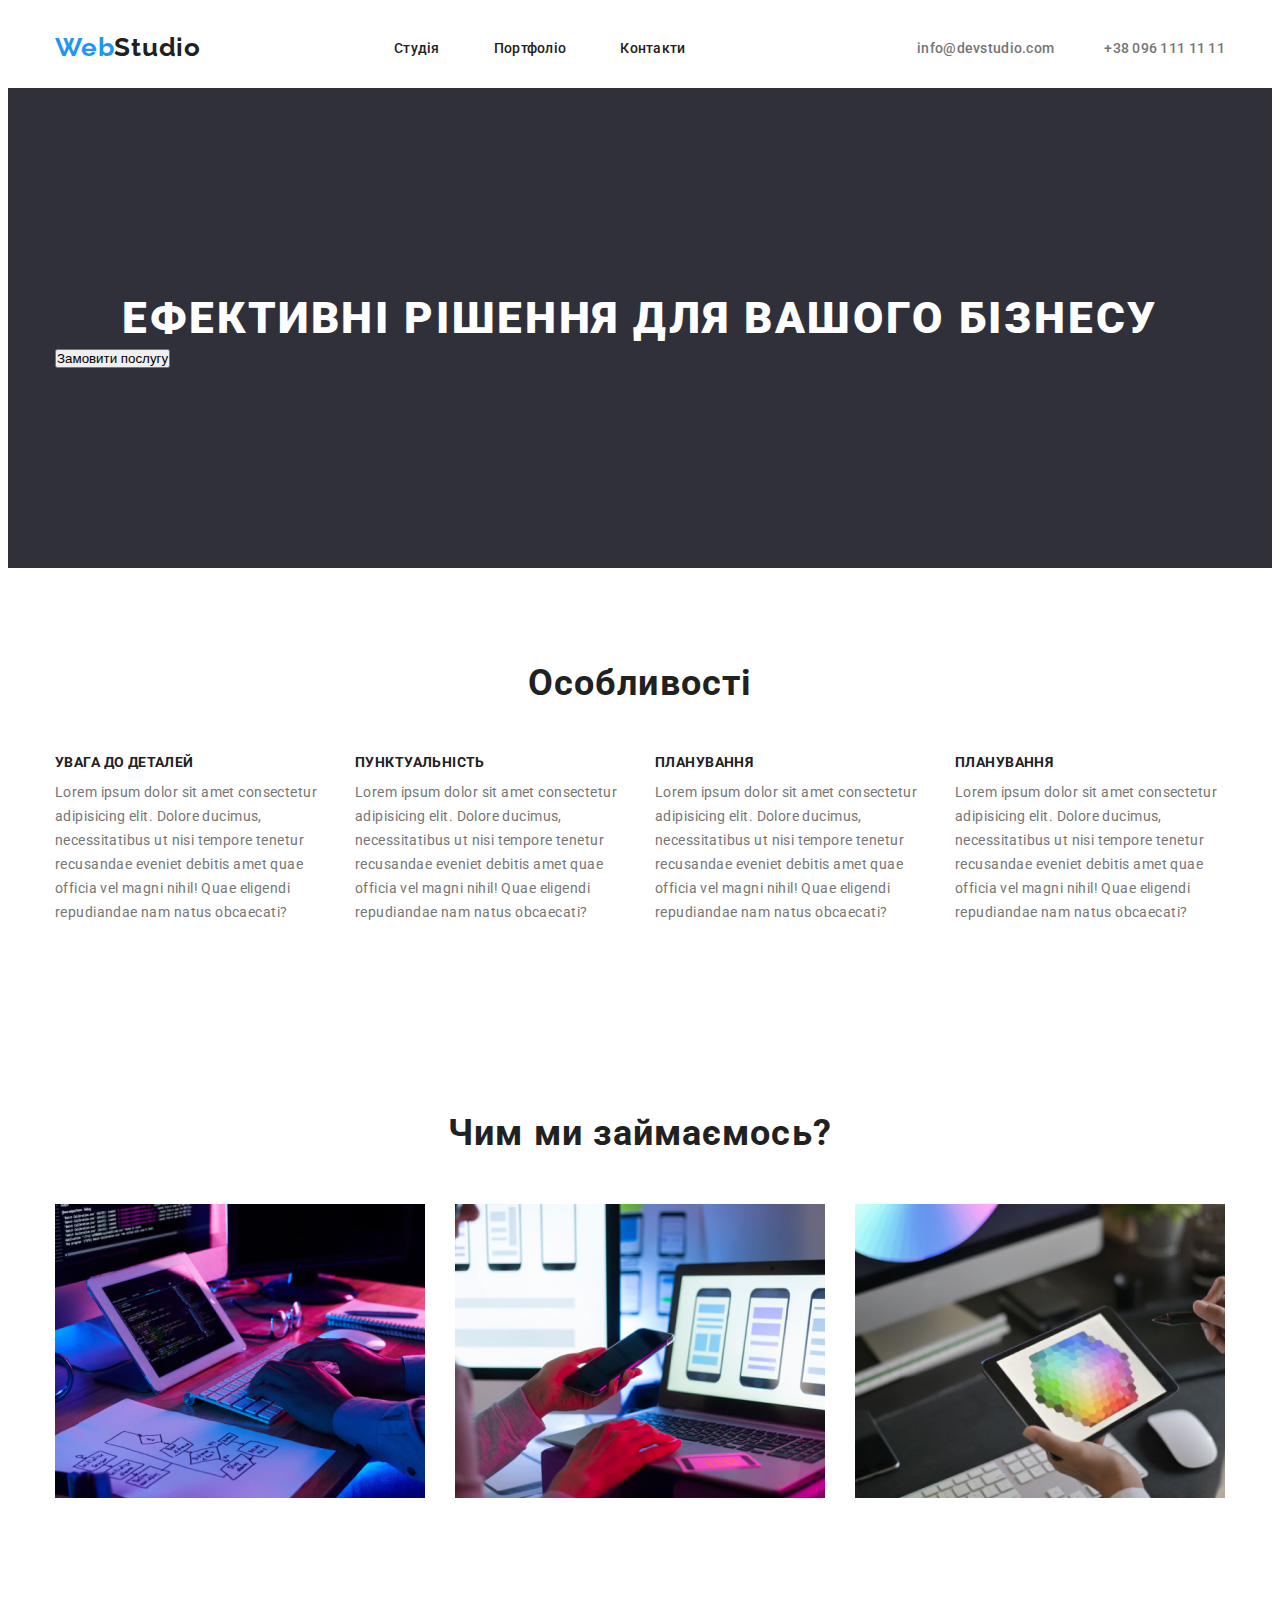
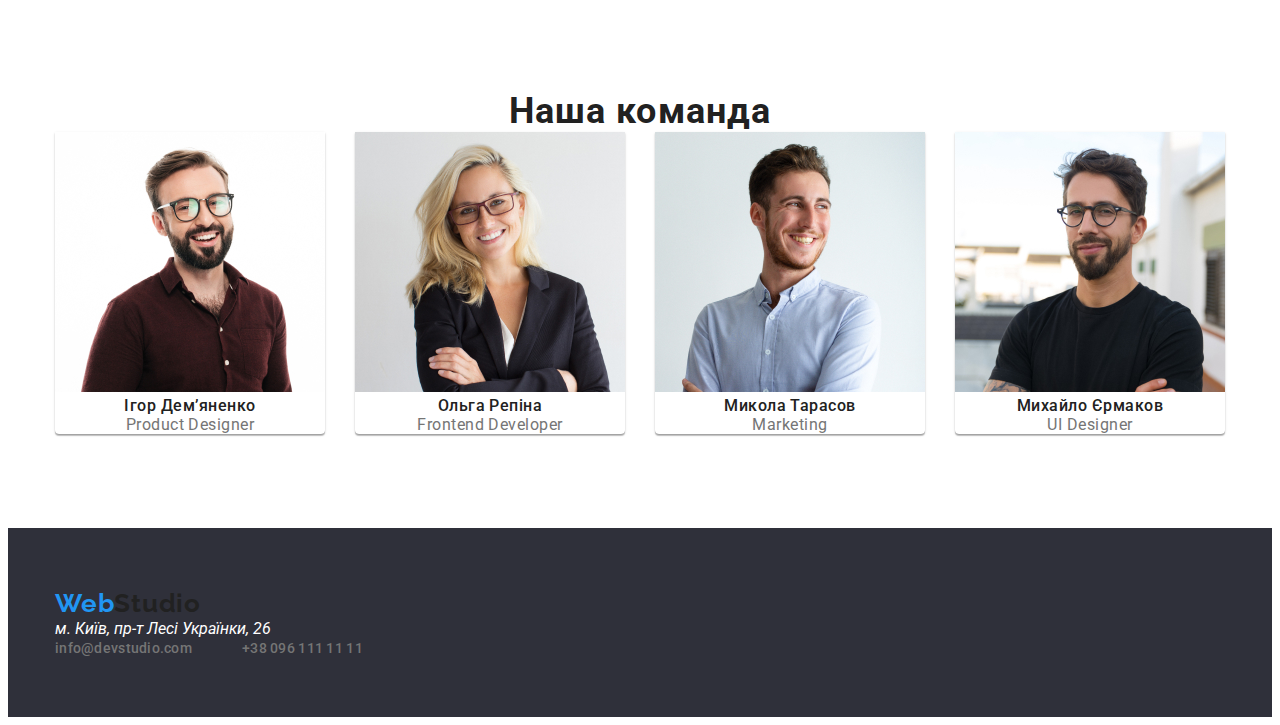
<file: index.html>
<!DOCTYPE html>
<html lang="en">

<head>
    <meta charset="UTF-8">
    <meta http-equiv="X-UA-Compatible" content="IE=edge">
    <meta name="viewport" content="width=device-width, initial-scale=1.0">
    <title>Webstudio</title>
    <link rel="stylesheet" href="https://cdnjs.cloudflare.com/ajax/libs/modern-normalize/1.1.0/modern-normalize.min.css"
        integrity="sha512-wpPYUAdjBVSE4KJnH1VR1HeZfpl1ub8YT/NKx4PuQ5NmX2tKuGu6U/JRp5y+Y8XG2tV+wKQpNHVUX03MfMFn9Q=="
        crossorigin="anonymous" referrerpolicy="no-referrer" />
    <link rel="preconnect" href="https://fonts.googleapis.com">
    <link rel="preconnect" href="https://fonts.gstatic.com" crossorigin>
    <link
        href="https://fonts.googleapis.com/css2?family=Raleway:wght@700&family=Roboto:wght@400;500;700;900&display=swap"
        rel="stylesheet">
    <link rel="stylesheet" href="styles.css">
</head>

<body>
    <header class="section header">
        <div class="container nav">
            <a class="logo" href="#"><span>Web</span>Studio</a>
            <nav>
                <ul class="nav-list">
                    <li class="nav-item">
                        <a class="nav-link" href="">Студія</a>
                    </li>
                    <li class="nav-item">
                        <a class="nav-link" href="portfolio.html">Портфоліо</a>
                    </li>
                    <li class="nav-item">
                        <a class="nav-link" href="">Контакти</a>
                    </li>
                </ul>
            </nav>
            <ul class="contacts-list">
                <li class="contact-item">
                    <a class="contact-link" href="mailto:info@devstudio.com">info@devstudio.com</a>
                </li>
                <li class="contact-item">
                    <a class="contact-link" href="tel:+380961111111">+38 096 111 11 11</a>
                </li>
            </ul>
        </div>
    </header>
    <main>
        <section class="section hero">
            <div class="container">
                <h1 class="hero-title">Ефективні рішення для вашого бізнесу</h1>
                <button class="hero-button" type="button">Замовити послугу</button>
            </div>
        </section>
        <section class="section">
            <div class="container">
                <h2 class="features-title">Особливості</h2>
                <ul class="features-list">
                    <li class="features-item">
                        <h3>Увага до деталей</h3>
                        <p>Lorem ipsum dolor sit amet consectetur adipisicing elit. Dolore ducimus,
                            necessitatibus ut
                            nisi
                            tempore tenetur recusandae eveniet debitis amet quae officia vel magni nihil! Quae eligendi
                            repudiandae nam natus obcaecati?</p>
                    </li>
                    <li class="features-item">
                        <h3>Пунктуальність</h3>
                        <p>Lorem ipsum dolor sit amet consectetur adipisicing elit. Dolore ducimus, necessitatibus ut
                            nisi
                            tempore tenetur recusandae eveniet debitis amet quae officia vel magni nihil! Quae eligendi
                            repudiandae nam natus obcaecati?</p>
                    </li>
                    <li class="features-item">
                        <h3>Планування</h3>
                        <p>Lorem ipsum dolor sit amet consectetur adipisicing elit. Dolore ducimus, necessitatibus ut
                            nisi
                            tempore tenetur recusandae eveniet debitis amet quae officia vel magni nihil! Quae eligendi
                            repudiandae nam natus obcaecati?</p>
                    </li>
                    <li class="features-item">
                        <h3>Планування</h3>
                        <p>Lorem ipsum dolor sit amet consectetur adipisicing elit. Dolore ducimus, necessitatibus ut
                            nisi
                            tempore tenetur recusandae eveniet debitis amet quae officia vel magni nihil! Quae eligendi
                            repudiandae nam natus obcaecati?</p>
                    </li>
                </ul>
            </div>
        </section>
        <section class="section">
            <div class="container">
                <h2 class="activ-title">Чим ми займаємось?</h2>
                <ul class="activ">
                    <li class="activ-item">
                        <img src="images/Tablet.jpg" alt="Tablet">
                    </li>
                    <li class="activ-item">
                        <img src="images/Laptop.jpg" alt="Laptop">
                    </li>
                    <li class="activ-item">
                        <img src="images/Tablet2.jpg" alt="Tablet2">
                    </li>
                </ul>
            </div>
        </section>
        <section class="section">
            <div class="container">
                <h2 class="team-title">Наша команда</h2>
                <ul class="team-list">
                    <li class="team-item">
                        <a href="">
                            <img src="images/Man1.jpg" alt="Ігор Дем’яненко">
                            <h3>Ігор Дем’яненко</h3>
                            <p>Product Designer</p>
                        </a>
                    </li>
                    <li class="team-item">
                        <a href="">
                            <img src="images/Women2.jpg" alt="Ольга Репіна">
                            <h3>Ольга Репіна</h3>
                            <p>Frontend Developer</p>
                        </a>
                    </li>
                    <li class="team-item">
                        <a href="">
                            <img src="images/Man3.jpg" alt="Микола Тарасов">
                            <h3>Микола Тарасов</h3>
                            <p>Marketing</p>
                        </a>
                    </li>
                    <li class="team-item">
                        <a href="">
                            <img src="images/Man4.jpg" alt="Михайло Єрмаков">
                            <h3>Михайло Єрмаков</h3>
                            <p>UI Designer</p>
                        </a>
                    </li>
                </ul>
            </div>
        </section>
    </main>
    <footer class="footer section">
        <div class="container">
            <a class="logo" href="#"><span>Web</span>Studio</a>
            <address>м. Київ, пр-т Лесі Українки, 26</address>
            <ul class="contacts-list">
                <li class="contact-item">
                    <a class="contact-link" href="mailto:info@devstudio.com">info@devstudio.com</a>
                </li>
                <li class="contact-item">
                    <a class="contact-link" href="tel:+380961111111">+38 096 111 11 11</a>
                </li>
            </ul>
        </div>
    </footer>
</body>

</html>
</file>
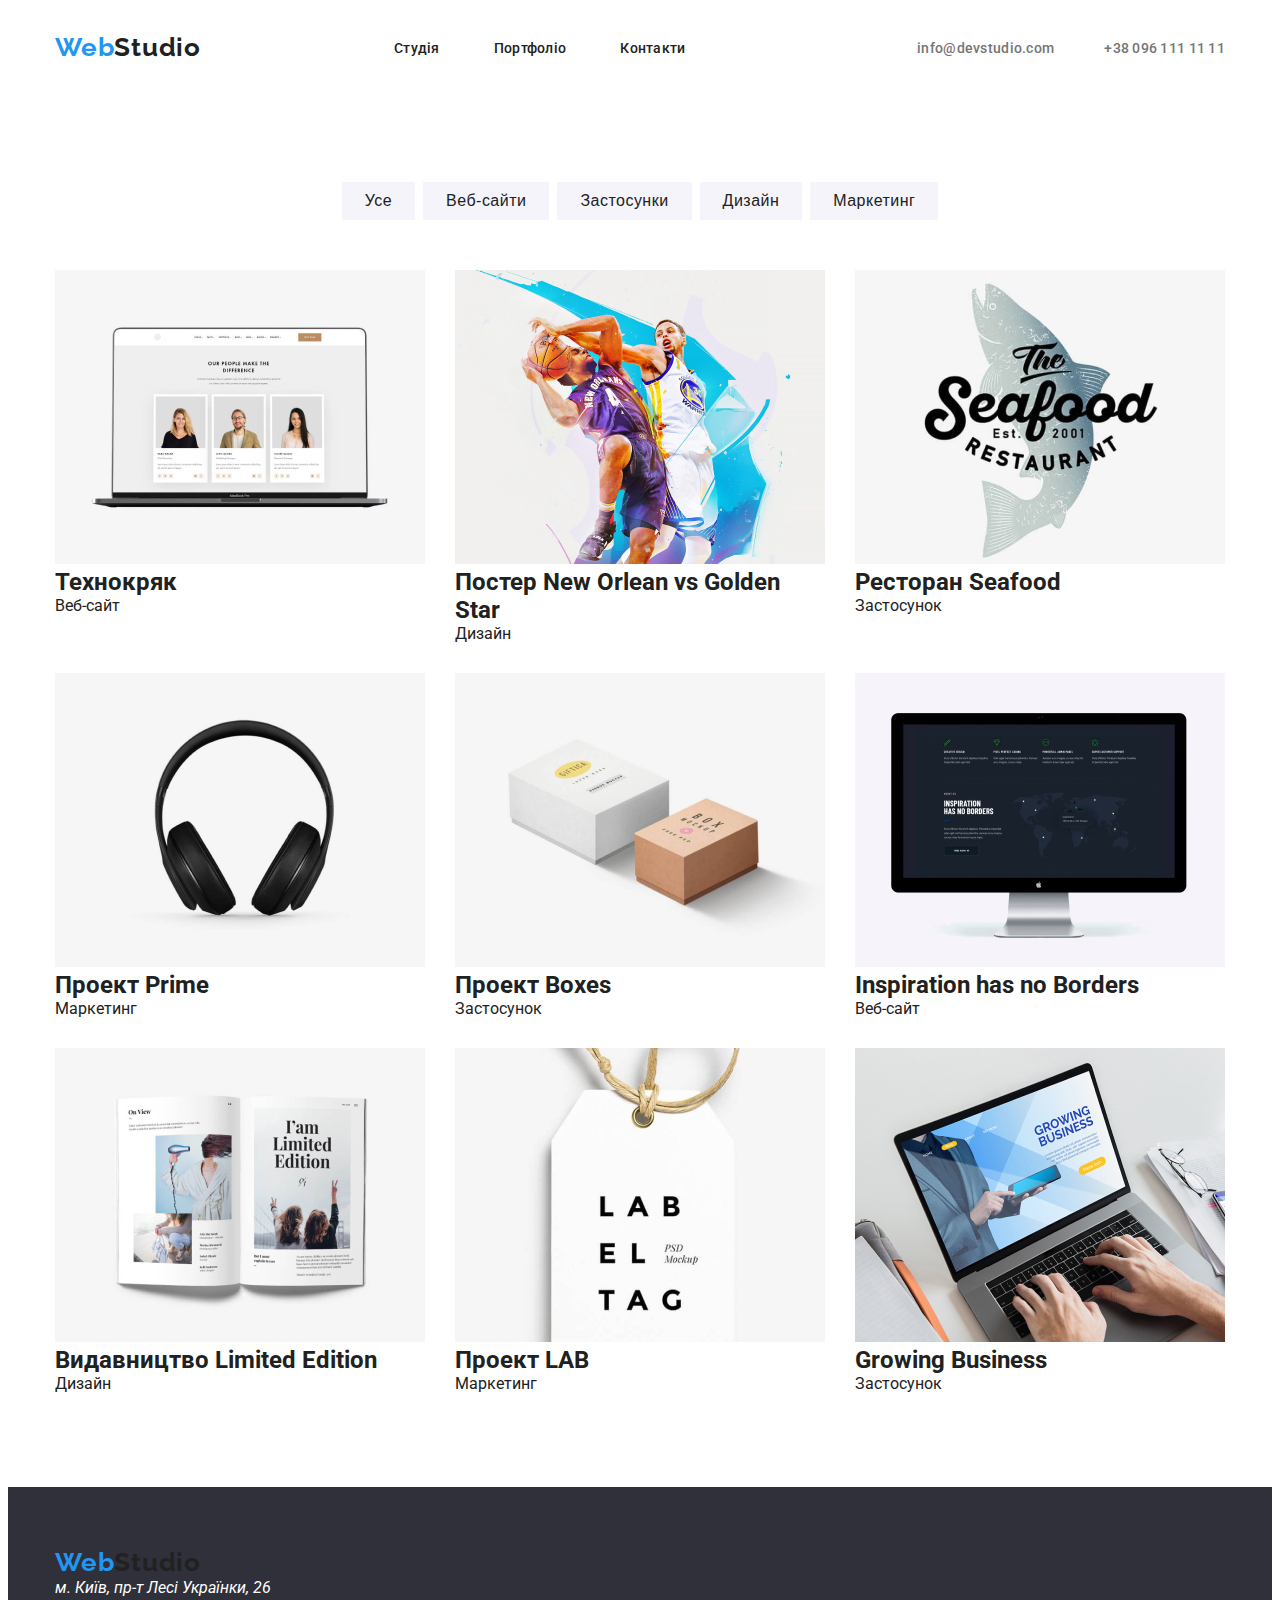
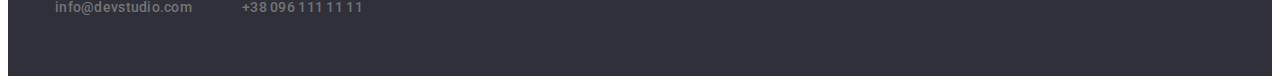
<file: portfolio.html>
<!DOCTYPE html>
<html lang="en">

<head>
    <meta charset="UTF-8">
    <meta http-equiv="X-UA-Compatible" content="IE=edge">
    <meta name="viewport" content="width=device-width, initial-scale=1.0">
    <title>Webstudio</title>
    <link rel="stylesheet" href="https://cdnjs.cloudflare.com/ajax/libs/modern-normalize/1.1.0/modern-normalize.min.css"
        integrity="sha512-wpPYUAdjBVSE4KJnH1VR1HeZfpl1ub8YT/NKx4PuQ5NmX2tKuGu6U/JRp5y+Y8XG2tV+wKQpNHVUX03MfMFn9Q=="
        crossorigin="anonymous" referrerpolicy="no-referrer" />
    <link rel="preconnect" href="https://fonts.googleapis.com">
    <link rel="preconnect" href="https://fonts.gstatic.com" crossorigin>
    <link
        href="https://fonts.googleapis.com/css2?family=Raleway:wght@700&family=Roboto:wght@400;500;700;900&display=swap"
        rel="stylesheet">
    <link rel="stylesheet" href="styles.css">
</head>

<body>
    <header class="section header">
        <div class="container nav">
            <a class="logo" href="index.html"><span>Web</span>Studio</a>
            <nav>
                <ul class="nav-list">
                    <li class="nav-item">
                        <a class="nav-link" href="index.html">Студія</a>
                    </li>
                    <li class="nav-item">
                        <a class="nav-link" href="">Портфоліо</a>
                    </li>
                    <li class="nav-item">
                        <a class="nav-link" href="">Контакти</a>
                    </li>
                </ul>
            </nav>
            <ul class="contacts-list">
                <li class="contact-item">
                    <a class="contact-link" href="mailto:info@devstudio.com">info@devstudio.com</a>
                </li>
                <li class="contact-item">
                    <a class="contact-link" href="tel:+380961111111">+38 096 111 11 11</a>
                </li>
            </ul>
        </div>
    </header>

    <main>
        <section class="section">
            <div class="container">
                <ul class="filter">
                    <li>
                        <button class="filter-button" type="button">Усе</button>
                    </li>
                    <li>
                        <button class="filter-button" type="button">Веб-сайти</button>
                    </li>
                    <li>
                        <button class="filter-button" type="button">Застосунки</button>
                    </li>
                    <li>
                        <button class="filter-button" type="button">Дизайн</button>
                    </li>
                    <li>
                        <button class="filter-button" type="button">Маркетинг</button>
                    </li>
                </ul>
                <ul class="examples">
                    <li class="examples-link">
                        <a href="">
                            <img src="images/marketEl1.jpg" alt="">
                            <h2>Технокряк</h2>
                            <p>Веб-сайт</p>
                        </a>
                    </li>
                    <li class="examples-link">
                        <a href="">
                            <img src="images/marketEl2.jpg" alt="">
                            <h2>Постер New Orlean vs Golden Star</h2>
                            <p>Дизайн</p>
                        </a>
                    </li>
                    <li class="examples-link">
                        <a href="">
                            <img src="images/marketEl3.jpg" alt="">
                            <h2>Ресторан Seafood</h2>
                            <p>Застосунок</p>
                        </a>
                    </li>
                    <li class="examples-link">
                        <a href="">
                            <img src="images/marketEl4.jpg" alt="">
                            <h2>Проект Prime</h2>
                            <p>Маркетинг</p>
                        </a>
                    </li>
                    <li class="examples-link">
                        <a href="">
                            <img src="images/marketEl5.jpg" alt="">
                            <h2>Проект Boxes</h2>
                            <p>Застосунок</p>
                        </a>
                    </li>
                    <li class="examples-link">
                        <a href="">
                            <img src="images/marketEl6.jpg" alt="">
                            <h2>Inspiration has no Borders</h2>
                            <p>Веб-сайт</p>
                        </a>
                    </li>
                    <li class="examples-link">
                        <a href="">
                            <img src="images/marketEl7.jpg" alt="">
                            <h2>Видавництво Limited Edition</h2>
                            <p>Дизайн</p>
                        </a>
                    </li>
                    <li class="examples-link">
                        <a href="">
                            <img src="images/marketEl8.jpg" alt="">
                            <h2>Проект LAB</h2>
                            <p>Маркетинг</p>
                        </a>
                    </li>
                    <li class="examples-link">
                        <a href="">
                            <img src="images/marketEl9.jpg" alt="">
                            <h2>Growing Business</h2>
                            <p>Застосунок</p>
                        </a>
                    </li>
                </ul>
            </div>
        </section>
    </main>
    <footer class="footer section">
        <div class="container">
            <a class="logo" href="index.html"><span>Web</span>Studio</a>
            <address>м. Київ, пр-т Лесі Українки, 26</address>
            <ul class="contacts-list">
                <li class="contact-item">
                    <a class="contact-link" href="mailto:info@devstudio.com">info@devstudio.com</a>
                </li>
                <li class="contact-item">
                    <a class="contact-link" href="tel:+380961111111">+38 096 111 11 11</a>
                </li>
            </ul>
        </div>
    </footer>
</body>

</html>
</file>
<file: styles.css>
:root {
    --accent-color: #2196F3;
    --primary-color: #212121;
    --secondary-color: #757575;
    --thirdly-color: #FFFFFF99;
    --background-color: #2F303A;
}

*,
*::before,
*::after {
    box-sizing: border-box;
}

body {
    font-family: 'Roboto', sans-serif;
    color: var(--primary-color);
}

h1,
h2,
h3,
p,
ul,
a,
button {
    margin: 0;
    padding: 0;
}

/* width 1600 */
.section {
    max-width: 1600px;
    padding-top: 94px;
    padding-bottom: 94px;
    display: block;
    margin-left: auto;
    margin-right: auto;
}

.container {
    /**/
    max-width: 1200px;
    padding-left: 15px;
    padding-right: 15px;
    margin-left: auto;
    margin-right: auto;
}

.section.header {
    padding-top: 24px;
    padding-bottom: 25px;
}

.container.nav {
    display: flex;
    align-items: center;
}

.logo {
    font-family: 'Raleway';
    font-style: normal;
    font-weight: 700;
    font-size: 26px;
    line-height: 31px;
    letter-spacing: 0.03em;
}

.logo span {
    color: var(--accent-color);
}

nav {
    margin-left: 193px;
}

ul {
    list-style: none;
}

.nav-list {
    display: flex;
}

.nav-item:not(:first-child) {
    margin-left: 54px;
}


.contacts-list {
    display: flex;
    margin-left: auto;
}

.contact-item:not(:first-child) {
    margin-left: 50px;
}

a {
    text-decoration: none;
    color: inherit;
    color: var(--primary-color);
}

.nav-link,
.contact-link {
    font-style: normal;
    font-weight: 500;
    font-size: 14px;
    line-height: 16px;
    letter-spacing: 0.02em;
    color: var(--primary-color);
}

.nav-link:hover,
.nav-link:focus,
.contact-link:hover,
.contact-link:focus {
    color: var(--accent-color);
}

.contact-link {
    color: var(--secondary-color);
}

section.hero {
    padding-top: 200px;
    padding-bottom: 200px;
}

section.hero,
footer.footer {
    background-color: var(--background-color);
}

.hero-title {
    font-style: normal;
    font-weight: 900;
    font-size: 44px;
    line-height: 60px;
    letter-spacing: 0.06em;
    color: #fff;
    text-align: center;
    text-transform: uppercase;
}

.features-title {
    font-weight: 700;
    font-size: 36px;
    line-height: 42px;
    text-align: center;
    letter-spacing: 0.03em;
    color: var(--primary-color);
    padding-bottom: 50px;
}

.features-list {
    display: flex;
    justify-content: space-between;
}

.features-item {
    width: 270px;
}

.features-item>h3 {
    font-weight: 700;
    font-size: 14px;
    line-height: 16px;
    letter-spacing: 0.03em;
    text-transform: uppercase;
}

.features-item>p {
    font-weight: 400;
    font-size: 14px;
    line-height: 24px;
    letter-spacing: 0.03em;
    color: var(--secondary-color);
    margin-top: 10px;
}

.activ-title {
    font-weight: 700;
    font-size: 36px;
    line-height: 42px;
    text-align: center;
    letter-spacing: 0.03em;
    color: var(--primary-color);
}

.activ {
    display: flex;
    justify-content: space-between;
    padding-top: 50px;
}

.activ-item {
    width: 370px;
}

.team-title {
    font-weight: 700;
    font-size: 36px;
    line-height: 42px;
    text-align: center;
    letter-spacing: 0.03em;
}

.team-list {
    display: flex;
    justify-content: space-between;
}

.team-item {
    width: 270px;
    box-shadow: 0px 1px 3px rgba(0, 0, 0, 0.12), 0px 1px 1px rgba(0, 0, 0, 0.14), 0px 2px 1px rgba(0, 0, 0, 0.2);
    border-radius: 0px 0px 4px 4px;


}

.team-item h3 {
    font-weight: 500;
    font-size: 16px;
    line-height: 19px;
    text-align: center;
    letter-spacing: 0.03em;
}

.team-item p {
    font-weight: 400;
    font-size: 16px;
    line-height: 19px;
    text-align: center;
    letter-spacing: 0.03em;
    color: var(--secondary-color);
}

footer.footer {
    padding-top: 60px;
    padding-bottom: 60px;
}

address {
    color: #fff;
}

/* Portfolio */

.filter {
    display: flex;
    justify-content: center;
    margin-bottom: 50px;
}

.filter-button {
    padding-left: 23px;
    padding-right: 23px;
    padding-top: 6px;
    padding-bottom: 6px;
    background-color: #F5F4FA;
    border: none;
    font-weight: 500;
    font-size: 16px;
    line-height: 26px;
    letter-spacing: 0.03em;
    color: var(--primary-color);
}

.filter-button:hover,
.filter-button:focus {
    background-color: var(--accent-color);
    color: #fff;
    cursor: pointer;
    border-radius: 4px;
    box-shadow: 0px 4px 4px 0px #00000040;
}

.filter>li:not(:last-child) {
    margin-right: 8px;
}

.examples {
    display: flex;
    flex-wrap: wrap;
    margin: -15px;
}

.examples-link {
    margin: 15px;
    width: calc((100% - 90px) / 3);
}
</file>
